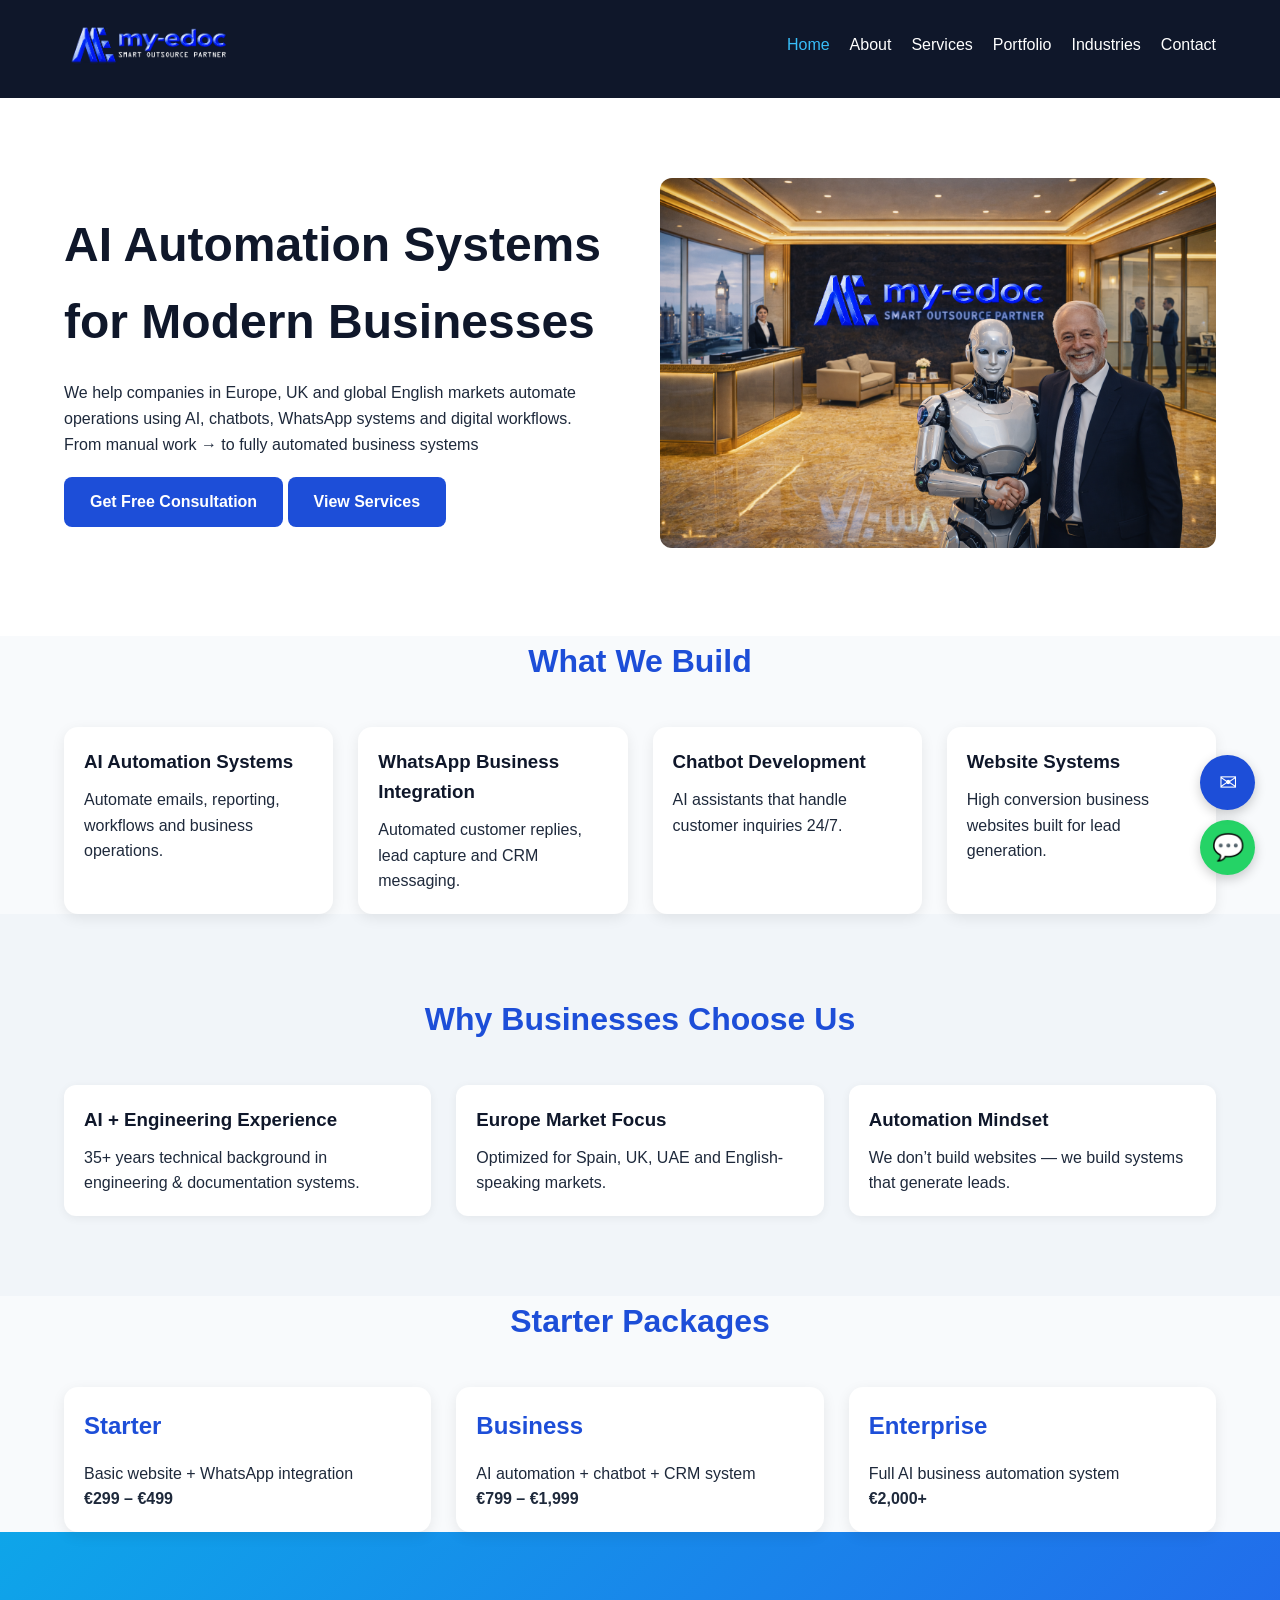
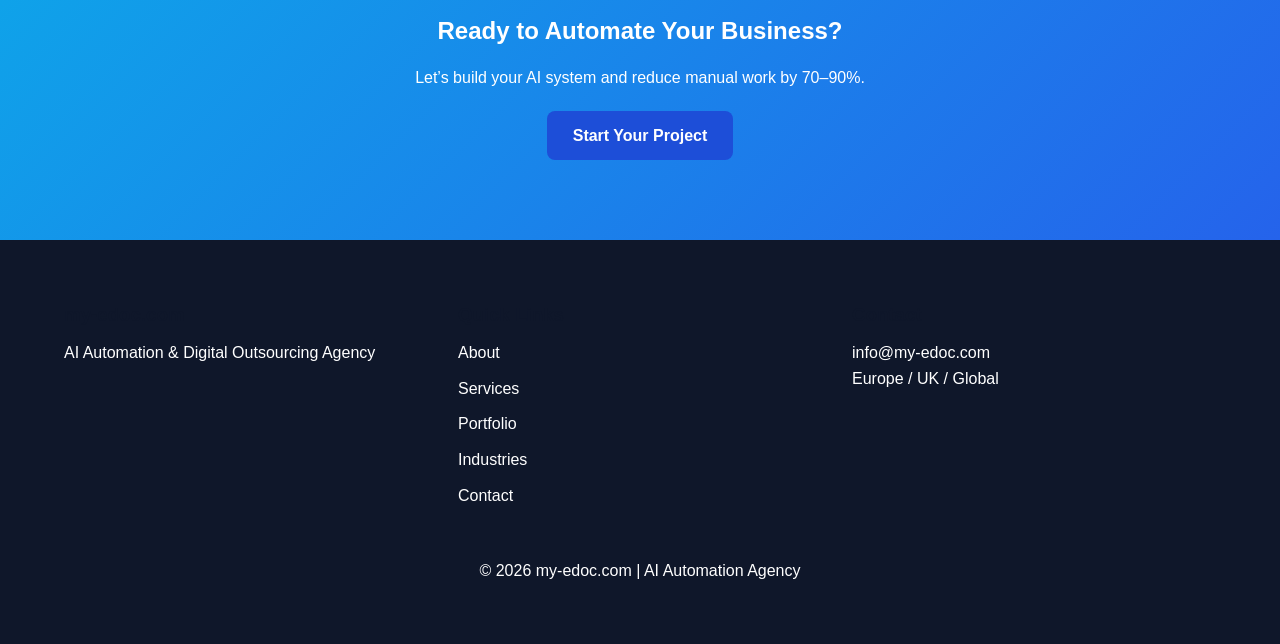
<file: index.html>
<!DOCTYPE html>
<html lang="en">

<head>

  <meta charset="UTF-8">
  <meta name="viewport" content="width=device-width, initial-scale=1.0">

  <meta name="description"
    content="my-edoc.com - AI Automation & Digital Outsourcing Agency serving Europe, UK and global English-speaking businesses. We build AI systems, websites, WhatsApp automation, chatbots and business workflows.">

  <meta name="keywords"
    content="AI automation agency, website development Spain, WhatsApp automation, chatbot development, virtual assistant Europe, outsourcing agency, business automation">

  <title>my-edoc.com | AI Automation & Digital Outsourcing Agency</title>

  <link rel="stylesheet" href="assets/css/style.css">

</head>

<body>

<!-- FLOATING CTA SYSTEM -->
<a href="https://wa.me/34613946227?text=Hi%20I%20need%20AI%20automation%20for%20my%20business"
   class="whatsapp-float"
   target="_blank">💬</a>

<a href="contact.html" class="email-float">✉</a>

<!-- HEADER -->
<header>

  <div class="container nav-container">

    <a href="index.html">
      <img src="assets/images/my-edoc-logo.png" alt="my-edoc logo" style="height:50px;">
    </a>

    <nav>
      <ul>
        <li><a href="index.html" class="active">Home</a></li>
        <li><a href="about.html">About</a></li>
        <li><a href="services.html">Services</a></li>
        <li><a href="portfolio.html">Portfolio</a></li>
        <li><a href="industries.html">Industries</a></li>
        <li><a href="contact.html">Contact</a></li>
      </ul>
    </nav>

  </div>

</header>

<!-- HERO -->
<section class="page-hero">

  <div class="container hero-content">

    <div class="hero-text">

      <h1>AI Automation Systems for Modern Businesses</h1>

      <p>
        We help companies in Europe, UK and global English markets
        automate operations using AI, chatbots, WhatsApp systems and digital workflows.
      </p>

      <p class="slogan">
        From manual work → to fully automated business systems
      </p>

      <a href="contact.html" class="btn">Get Free Consultation</a>
      <a href="services.html" class="btn secondary-btn">View Services</a>

    </div>

    <div class="hero-image">
      <img src="assets/images/index.png" alt="AI automation dashboard preview">
    </div>

  </div>

</section>

<!-- VALUE PROPOSITION -->
<section class="services-overview">

  <div class="container">

    <h2 class="section-title">What We Build</h2>

    <div class="service-grid">

      <div class="card">
        <h3>AI Automation Systems</h3>
        <p>Automate emails, reporting, workflows and business operations.</p>
      </div>

      <div class="card">
        <h3>WhatsApp Business Integration</h3>
        <p>Automated customer replies, lead capture and CRM messaging.</p>
      </div>

      <div class="card">
        <h3>Chatbot Development</h3>
        <p>AI assistants that handle customer inquiries 24/7.</p>
      </div>

      <div class="card">
        <h3>Website Systems</h3>
        <p>High conversion business websites built for lead generation.</p>
      </div>

    </div>

  </div>

</section>

<!-- TRUST SECTION -->
<section class="why-us">

  <div class="container">

    <h2 class="section-title">Why Businesses Choose Us</h2>

    <div class="why-grid">

      <div>
        <h3>AI + Engineering Experience</h3>
        <p>35+ years technical background in engineering & documentation systems.</p>
      </div>

      <div>
        <h3>Europe Market Focus</h3>
        <p>Optimized for Spain, UK, UAE and English-speaking markets.</p>
      </div>

      <div>
        <h3>Automation Mindset</h3>
        <p>We don’t build websites — we build systems that generate leads.</p>
      </div>

    </div>

  </div>

</section>

<!-- PRICING ANCHOR -->
<section class="industries-section">

  <div class="container">

    <h2 class="section-title">Starter Packages</h2>

    <div class="industry-grid">

      <div class="industry-card">
        <h2>Starter</h2>
        <p>Basic website + WhatsApp integration</p>
        <p><strong>€299 – €499</strong></p>
      </div>

      <div class="industry-card">
        <h2>Business</h2>
        <p>AI automation + chatbot + CRM system</p>
        <p><strong>€799 – €1,999</strong></p>
      </div>

      <div class="industry-card">
        <h2>Enterprise</h2>
        <p>Full AI business automation system</p>
        <p><strong>€2,000+</strong></p>
      </div>

    </div>

  </div>

</section>

<!-- CTA -->
<section class="cta-section">

  <div class="container">

    <h2>Ready to Automate Your Business?</h2>

    <p>Let’s build your AI system and reduce manual work by 70–90%.</p>

    <a href="contact.html" class="btn">Start Your Project</a>

  </div>

</section>

<!-- FOOTER -->
<footer>

  <div class="container footer-grid">

    <div>
      <h3>my-edoc.com</h3>
      <p>AI Automation & Digital Outsourcing Agency</p>
    </div>

    <div>
      <h3>Quick Links</h3>
      <ul>
        <li><a href="about.html">About</a></li>
        <li><a href="services.html">Services</a></li>
        <li><a href="portfolio.html">Portfolio</a></li>
        <li><a href="industries.html">Industries</a></li>
        <li><a href="contact.html">Contact</a></li>
      </ul>
    </div>

    <div>
      <h3>Contact</h3>
      <p>info@my-edoc.com</p>
      <p>Europe / UK / Global</p>
    </div>

  </div>

  <div class="copyright">
    <p>© 2026 my-edoc.com | AI Automation Agency</p>
  </div>

</footer>

<script src="assets/js/script.js"></script>

</body>
</html>
</file>
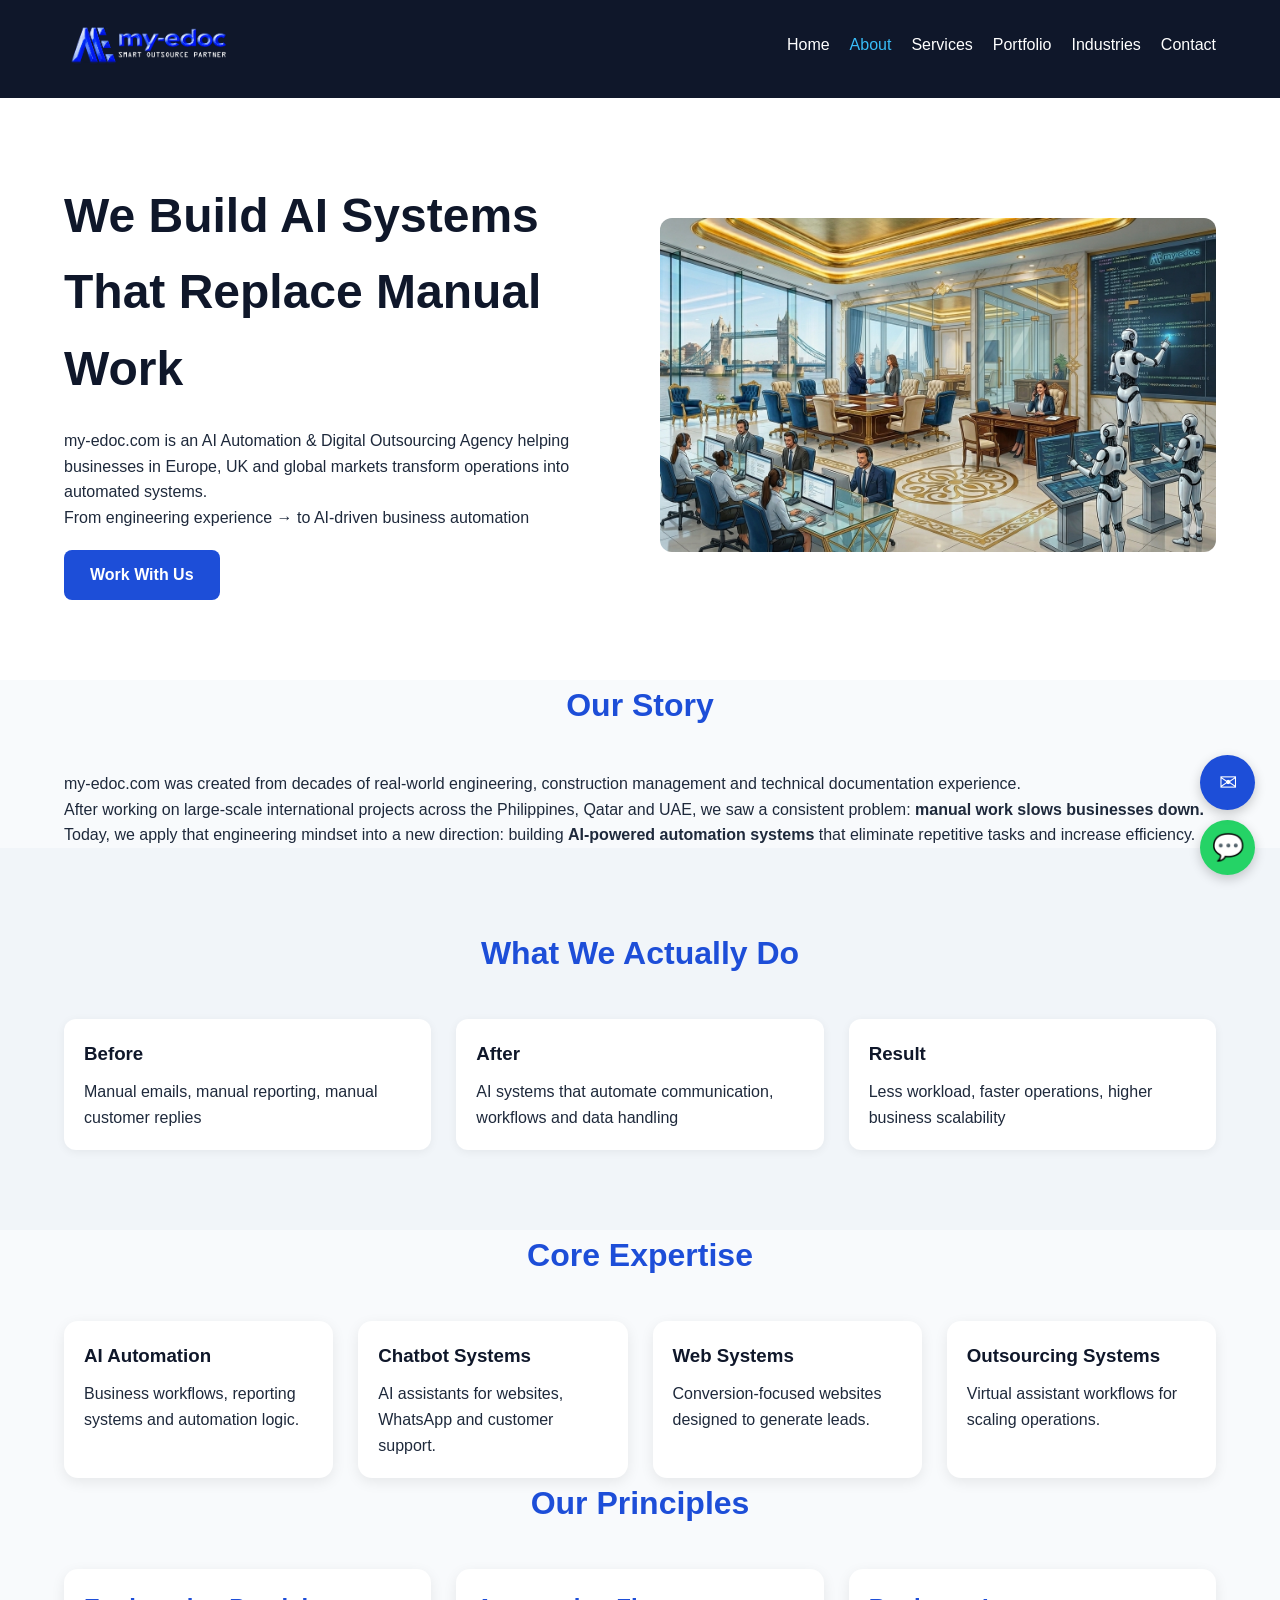
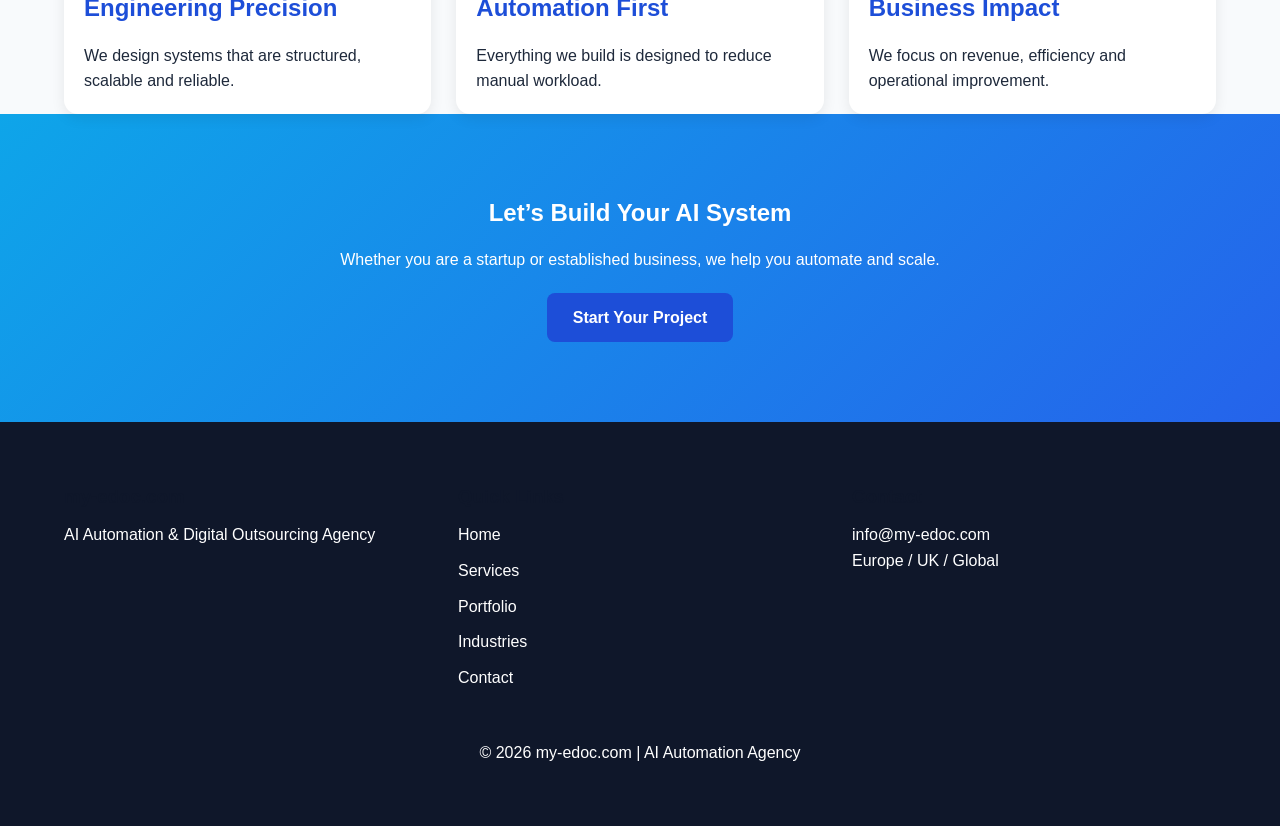
<file: about.html>
<!DOCTYPE html>
<html lang="en">

<head>

  <meta charset="UTF-8">
  <meta name="viewport" content="width=device-width, initial-scale=1.0">

  <meta name="description"
    content="About my-edoc.com - AI Automation & Digital Outsourcing Agency based in Spain serving Europe, UK and global English-speaking markets.">

  <meta name="keywords"
    content="AI automation agency Spain, outsourcing Europe, chatbot development, WhatsApp automation, virtual assistant services">

  <title>About | my-edoc.com</title>

  <link rel="stylesheet" href="assets/css/style.css">

</head>

<body>

<!-- FLOATING CTA -->
<a href="https://wa.me/34613946227?text=Hi%20I%20want%20to%20automate%20my%20business"
   class="whatsapp-float"
   target="_blank">💬</a>

<a href="contact.html" class="email-float">✉</a>

<!-- HEADER -->
<header>

  <div class="container nav-container">

    <a href="index.html">
      <img src="assets/images/my-edoc-logo.png" alt="my-edoc logo" style="height:50px;">
    </a>

    <nav>
      <ul>
        <li><a href="index.html">Home</a></li>
        <li><a href="about.html" class="active">About</a></li>
        <li><a href="services.html">Services</a></li>
        <li><a href="portfolio.html">Portfolio</a></li>
        <li><a href="industries.html">Industries</a></li>
        <li><a href="contact.html">Contact</a></li>
      </ul>
    </nav>

  </div>

</header>

<!-- HERO -->
<section class="page-hero">

  <div class="container hero-content">

    <div class="hero-text">

      <h1>We Build AI Systems That Replace Manual Work</h1>

      <p>
        my-edoc.com is an AI Automation & Digital Outsourcing Agency
        helping businesses in Europe, UK and global markets
        transform operations into automated systems.
      </p>

      <p class="slogan">
        From engineering experience → to AI-driven business automation
      </p>

      <a href="contact.html" class="btn">Work With Us</a>

    </div>

    <div class="hero-image">
      <img src="assets/images/about.png" alt="AI business automation team concept">
    </div>

  </div>

</section>

<!-- STORY -->
<section class="about-section">

  <div class="container">

    <h2 class="section-title">Our Story</h2>

    <p>
      my-edoc.com was created from decades of real-world engineering,
      construction management and technical documentation experience.
    </p>

    <p>
      After working on large-scale international projects across the Philippines,
      Qatar and UAE, we saw a consistent problem:
      <strong>manual work slows businesses down.</strong>
    </p>

    <p>
      Today, we apply that engineering mindset into a new direction:
      building <strong>AI-powered automation systems</strong>
      that eliminate repetitive tasks and increase efficiency.
    </p>

  </div>

</section>

<!-- TRANSFORMATION SECTION -->
<section class="why-us">

  <div class="container">

    <h2 class="section-title">What We Actually Do</h2>

    <div class="why-grid">

      <div>
        <h3>Before</h3>
        <p>Manual emails, manual reporting, manual customer replies</p>
      </div>

      <div>
        <h3>After</h3>
        <p>AI systems that automate communication, workflows and data handling</p>
      </div>

      <div>
        <h3>Result</h3>
        <p>Less workload, faster operations, higher business scalability</p>
      </div>

    </div>

  </div>

</section>

<!-- EXPERTISE -->
<section class="services-overview">

  <div class="container">

    <h2 class="section-title">Core Expertise</h2>

    <div class="service-grid">

      <div class="card">
        <h3>AI Automation</h3>
        <p>Business workflows, reporting systems and automation logic.</p>
      </div>

      <div class="card">
        <h3>Chatbot Systems</h3>
        <p>AI assistants for websites, WhatsApp and customer support.</p>
      </div>

      <div class="card">
        <h3>Web Systems</h3>
        <p>Conversion-focused websites designed to generate leads.</p>
      </div>

      <div class="card">
        <h3>Outsourcing Systems</h3>
        <p>Virtual assistant workflows for scaling operations.</p>
      </div>

    </div>

  </div>

</section>

<!-- VALUES -->
<section class="industries-section">

  <div class="container">

    <h2 class="section-title">Our Principles</h2>

    <div class="industry-grid">

      <div class="industry-card">
        <h2>Engineering Precision</h2>
        <p>We design systems that are structured, scalable and reliable.</p>
      </div>

      <div class="industry-card">
        <h2>Automation First</h2>
        <p>Everything we build is designed to reduce manual workload.</p>
      </div>

      <div class="industry-card">
        <h2>Business Impact</h2>
        <p>We focus on revenue, efficiency and operational improvement.</p>
      </div>

    </div>

  </div>

</section>

<!-- CTA -->
<section class="cta-section">

  <div class="container">

    <h2>Let’s Build Your AI System</h2>

    <p>
      Whether you are a startup or established business,
      we help you automate and scale.
    </p>

    <a href="contact.html" class="btn">Start Your Project</a>

  </div>

</section>

<!-- FOOTER -->
<footer>

  <div class="container footer-grid">

    <div>
      <h3>my-edoc.com</h3>
      <p>AI Automation & Digital Outsourcing Agency</p>
    </div>

    <div>
      <h3>Quick Links</h3>
      <ul>
        <li><a href="index.html">Home</a></li>
        <li><a href="services.html">Services</a></li>
        <li><a href="portfolio.html">Portfolio</a></li>
        <li><a href="industries.html">Industries</a></li>
        <li><a href="contact.html">Contact</a></li>
      </ul>
    </div>

    <div>
      <h3>Contact</h3>
      <p>info@my-edoc.com</p>
      <p>Europe / UK / Global</p>
    </div>

  </div>

  <div class="copyright">
    <p>© 2026 my-edoc.com | AI Automation Agency</p>
  </div>

</footer>

<script src="assets/js/script.js"></script>

</body>
</html>
</file>
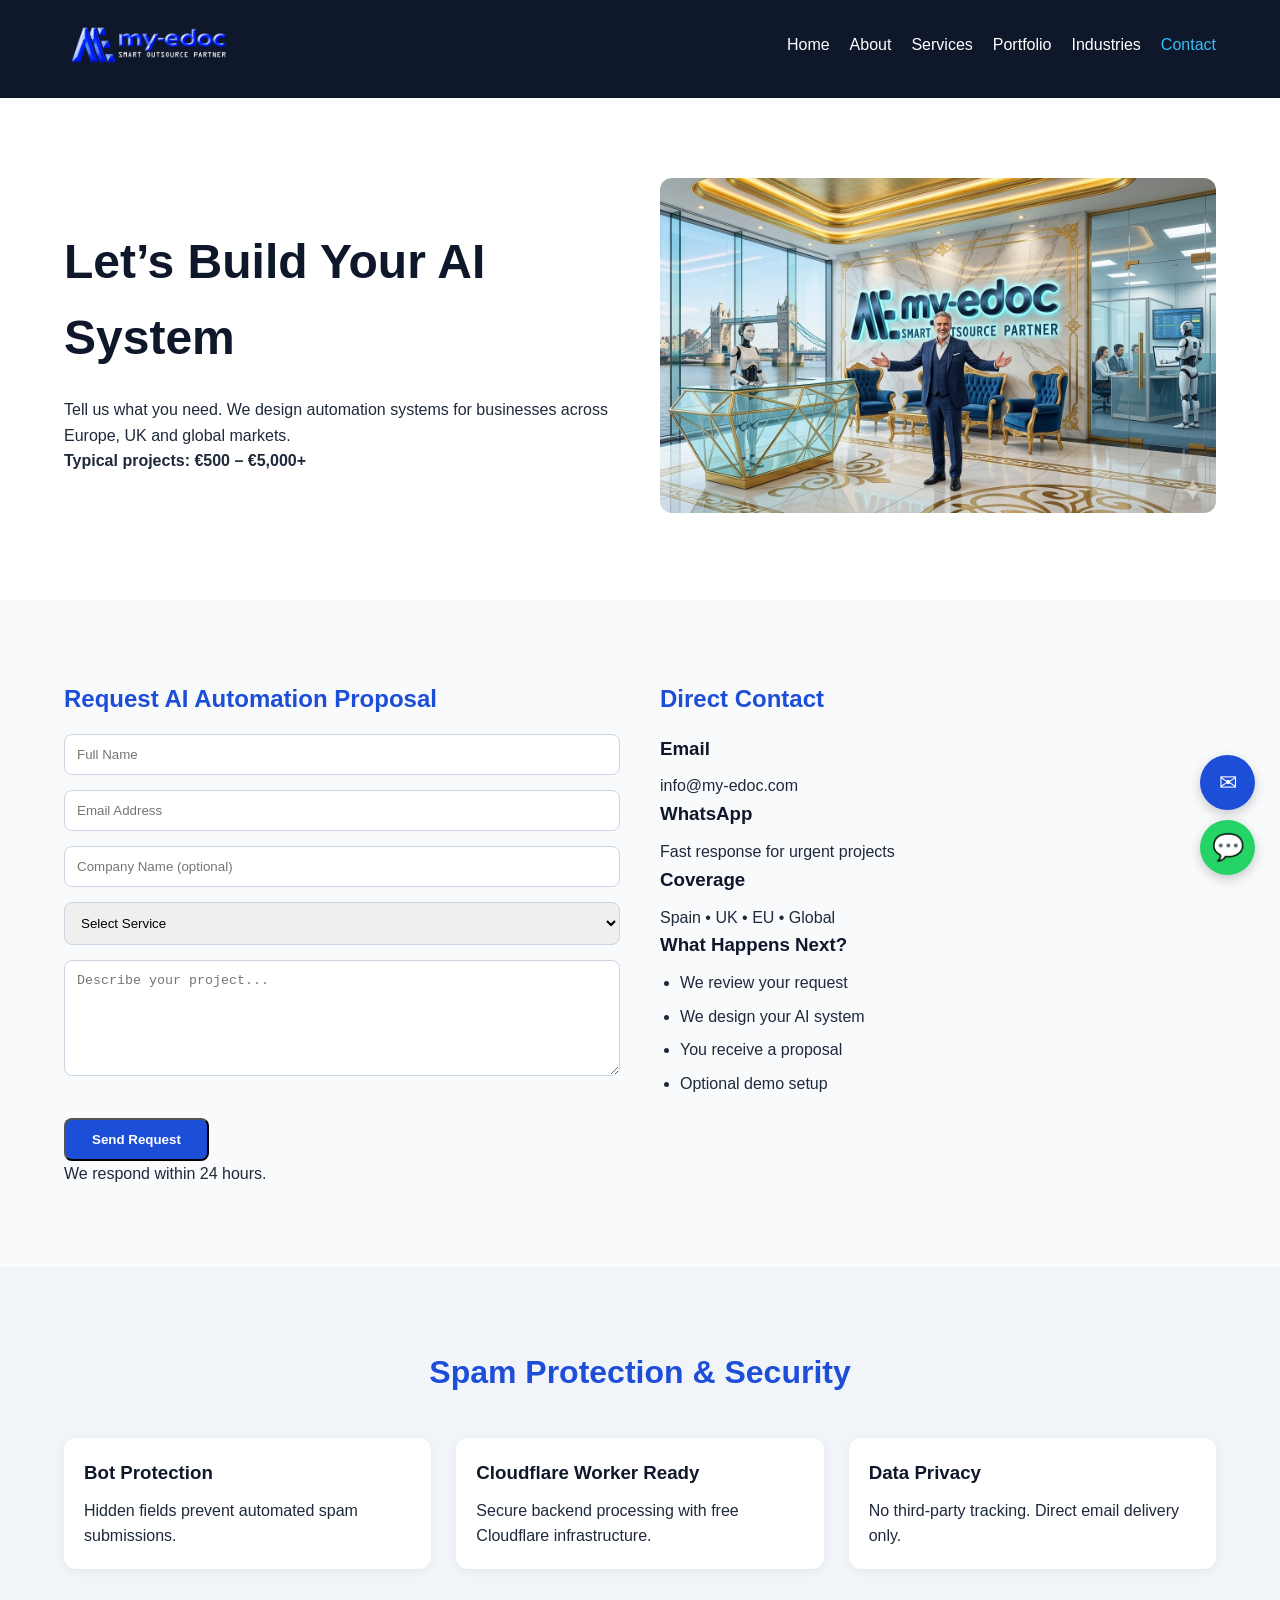
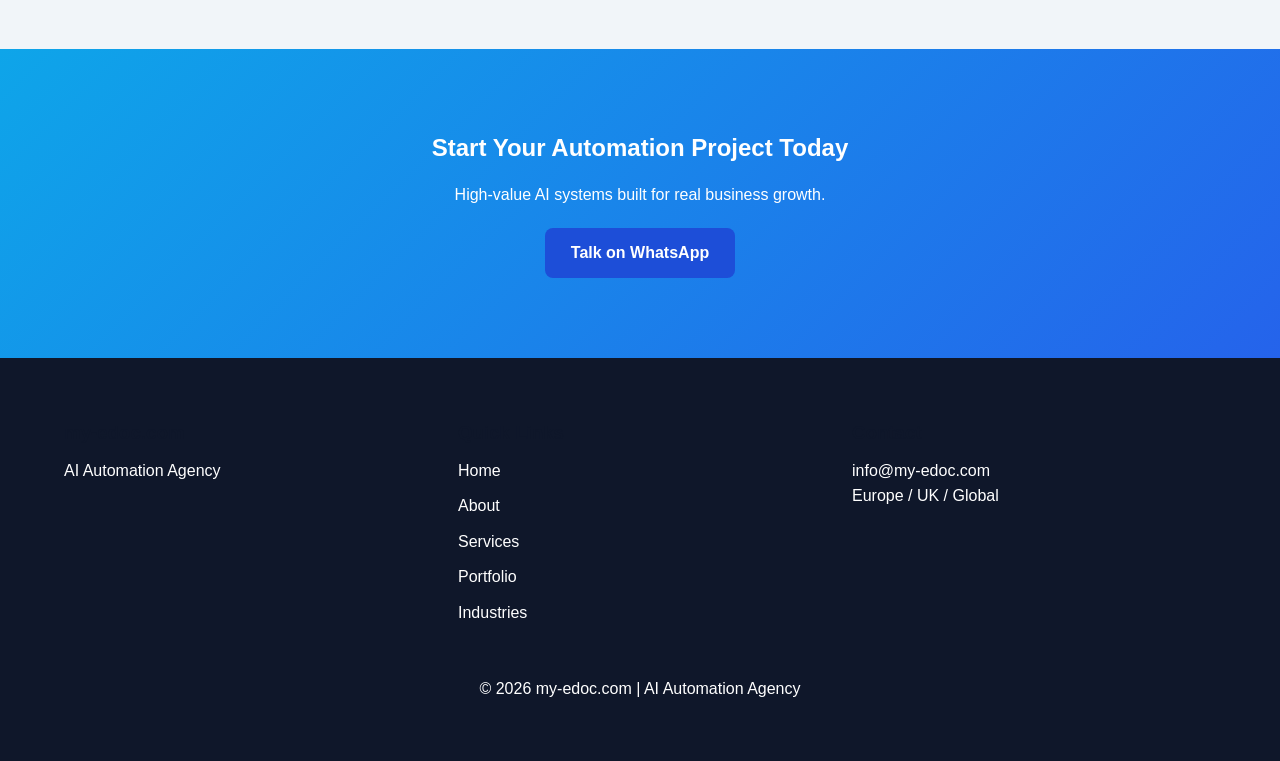
<file: contact.html>
<!DOCTYPE html>
<html lang="en">

<head>

  <meta charset="UTF-8">
  <meta name="viewport" content="width=device-width, initial-scale=1.0">

  <meta name="description"
    content="Contact my-edoc.com AI Automation Agency for AI systems, chatbots, WhatsApp automation, virtual assistants and outsourcing services across Europe and UK">

  <meta name="keywords"
    content="AI automation contact, WhatsApp chatbot Spain, virtual assistant Europe, construction outsourcing contact, AI agency UK">

  <title>Contact | my-edoc.com</title>

  <link rel="stylesheet" href="assets/css/style.css">

</head>

<body>

<!-- FLOATING ACTION BUTTONS -->
<a href="https://wa.me/34613946227?text=Hi%20I%20want%20AI%20automation%20for%20my%20business"
   class="whatsapp-float"
   target="_blank">💬</a>

<a href="mailto:info@my-edoc.com" class="email-float">✉</a>

<!-- HEADER -->
<header>

  <div class="container nav-container">

    <a href="index.html">
      <img src="assets/images/my-edoc-logo.png" alt="my-edoc logo" style="height:50px;">
    </a>

    <nav>
      <ul>
        <li><a href="index.html">Home</a></li>
        <li><a href="about.html">About</a></li>
        <li><a href="services.html">Services</a></li>
        <li><a href="portfolio.html">Portfolio</a></li>
        <li><a href="industries.html">Industries</a></li>
        <li><a href="contact.html" class="active">Contact</a></li>
      </ul>
    </nav>

  </div>

</header>

<!-- HERO -->
<section class="page-hero">

  <div class="container hero-content">

    <div class="hero-text">

      <h1>Let’s Build Your AI System</h1>

      <p>
        Tell us what you need. We design automation systems for businesses across Europe, UK and global markets.
      </p>

      <p><strong>Typical projects: €500 – €5,000+</strong></p>

    </div>

    <div class="hero-image">
      <img src="assets/images/contact.png" alt="AI automation contact system">
    </div>

  </div>

</section>

<!-- CONTACT SECTION -->
<section class="contact-section">

  <div class="container contact-grid">

    <!-- FORM -->
    <div class="contact-form-container">

      <h2>Request AI Automation Proposal</h2>

      <!-- IMPORTANT:
           This will later connect to Cloudflare Worker -->
      <form class="contact-form" id="leadForm">

        <!-- HONEYPOT (anti-spam hidden field) -->
        <input type="text" name="website" style="display:none">

        <input type="text" name="name" placeholder="Full Name" required>

        <input type="email" name="email" placeholder="Email Address" required>

        <input type="text" name="company" placeholder="Company Name (optional)">

        <select name="service" required>
          <option value="">Select Service</option>
          <option>AI Automation</option>
          <option>WhatsApp Bot</option>
          <option>Chatbot System</option>
          <option>Virtual Assistant</option>
          <option>Construction Documentation</option>
          <option>Ecommerce Automation</option>
        </select>

        <textarea name="message" rows="6" placeholder="Describe your project..." required></textarea>

        <button type="submit" class="btn">Send Request</button>

        <p class="small-text">
          We respond within 24 hours.
        </p>

      </form>

    </div>

    <!-- INFO -->
    <div class="contact-info">

      <h2>Direct Contact</h2>

      <div class="info-box">
        <h3>Email</h3>
        <p>info@my-edoc.com</p>
      </div>

      <div class="info-box">
        <h3>WhatsApp</h3>
        <p>Fast response for urgent projects</p>
      </div>

      <div class="info-box">
        <h3>Coverage</h3>
        <p>Spain • UK • EU • Global</p>
      </div>

      <div class="info-box">

        <h3>What Happens Next?</h3>

        <ul>
          <li>We review your request</li>
          <li>We design your AI system</li>
          <li>You receive a proposal</li>
          <li>Optional demo setup</li>
        </ul>

      </div>

    </div>

  </div>

</section>

<!-- SECURITY NOTE -->
<section class="why-us">

  <div class="container">

    <h2 class="section-title">Spam Protection & Security</h2>

    <div class="why-grid">

      <div>
        <h3>Bot Protection</h3>
        <p>Hidden fields prevent automated spam submissions.</p>
      </div>

      <div>
        <h3>Cloudflare Worker Ready</h3>
        <p>Secure backend processing with free Cloudflare infrastructure.</p>
      </div>

      <div>
        <h3>Data Privacy</h3>
        <p>No third-party tracking. Direct email delivery only.</p>
      </div>

    </div>

  </div>

</section>

<!-- CTA -->
<section class="cta-section">

  <div class="container">

    <h2>Start Your Automation Project Today</h2>

    <p>
      High-value AI systems built for real business growth.
    </p>

    <a href="https://wa.me/34613946227" class="btn">Talk on WhatsApp</a>

  </div>

</section>

<!-- FOOTER -->
<footer>

  <div class="container footer-grid">

    <div>
      <h3>my-edoc.com</h3>
      <p>AI Automation Agency</p>
    </div>

    <div>
      <h3>Quick Links</h3>
      <ul>
        <li><a href="index.html">Home</a></li>
        <li><a href="about.html">About</a></li>
        <li><a href="services.html">Services</a></li>
        <li><a href="portfolio.html">Portfolio</a></li>
        <li><a href="industries.html">Industries</a></li>
      </ul>
    </div>

    <div>
      <h3>Contact</h3>
      <p>info@my-edoc.com</p>
      <p>Europe / UK / Global</p>
    </div>

  </div>

  <div class="copyright">
    <p>© 2026 my-edoc.com | AI Automation Agency</p>
  </div>

</footer>

<script src="assets/js/script.js"></script>

</body>
</html>
</file>
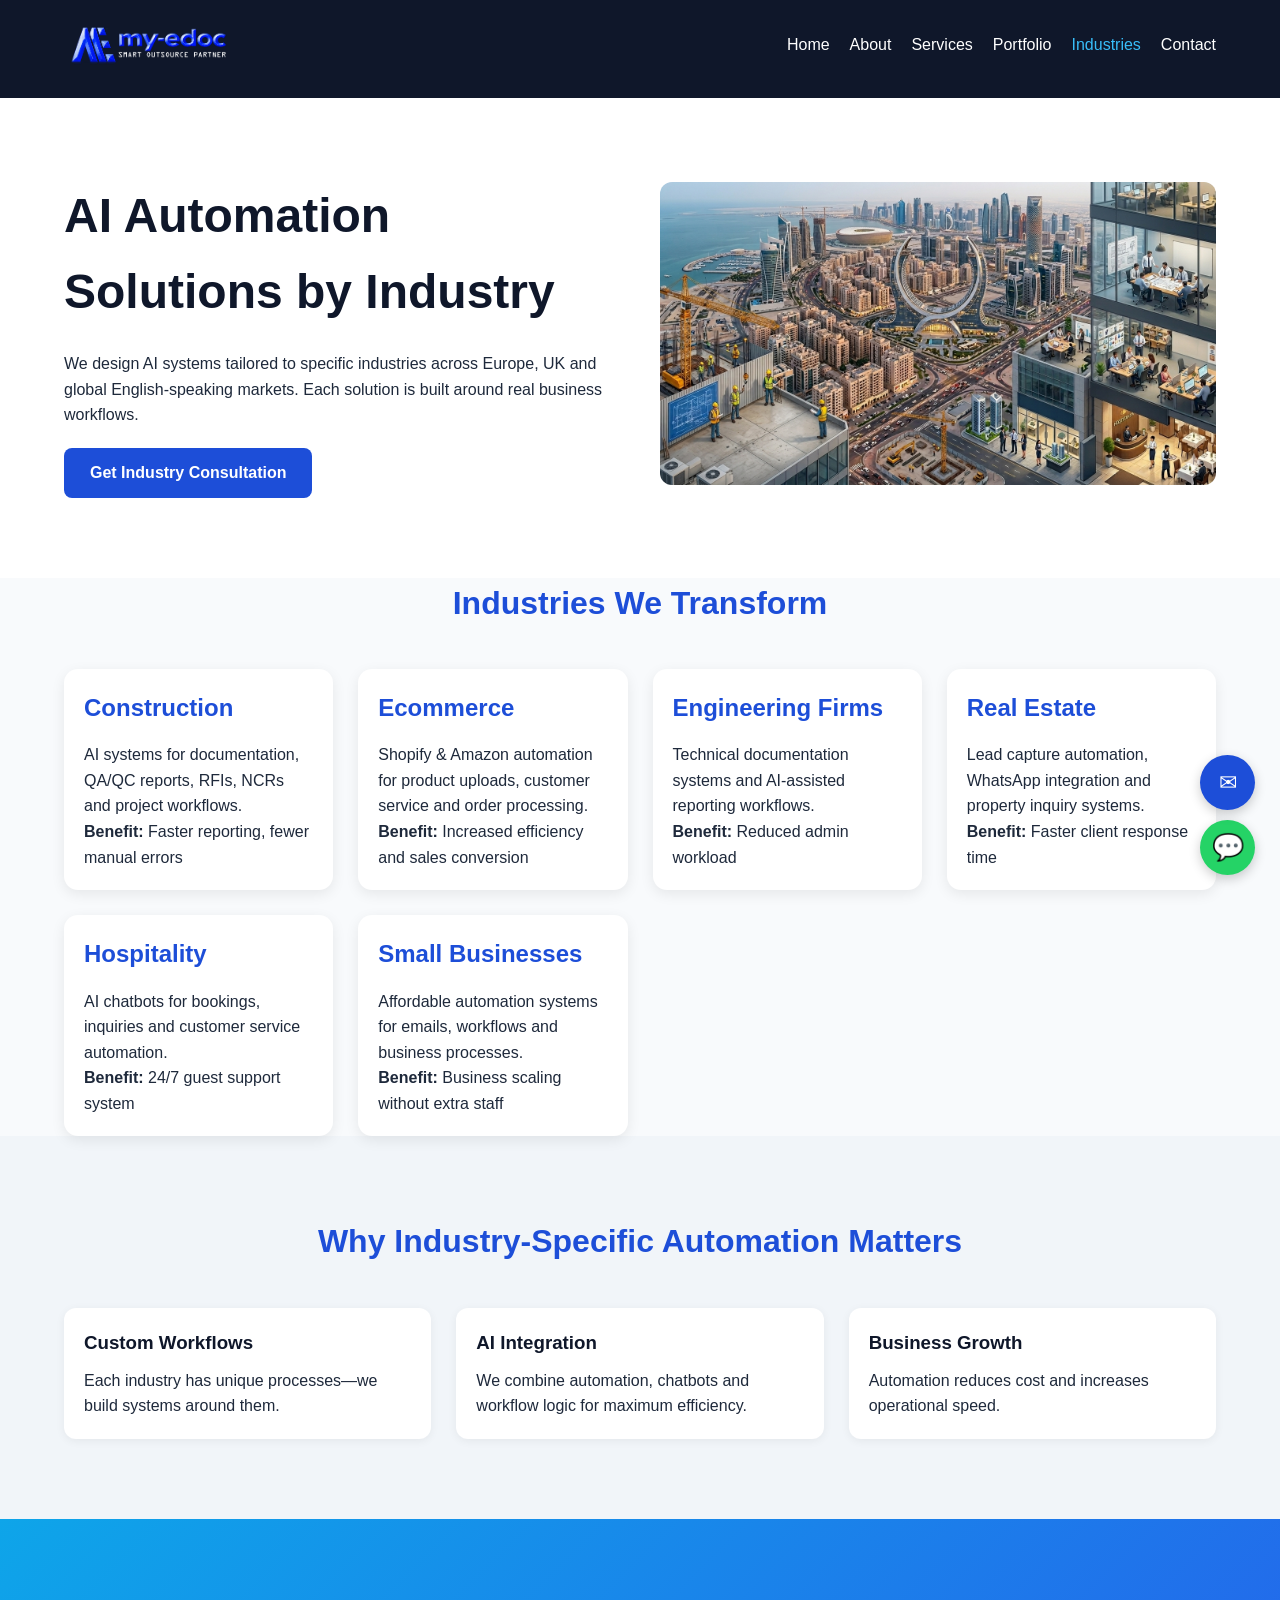
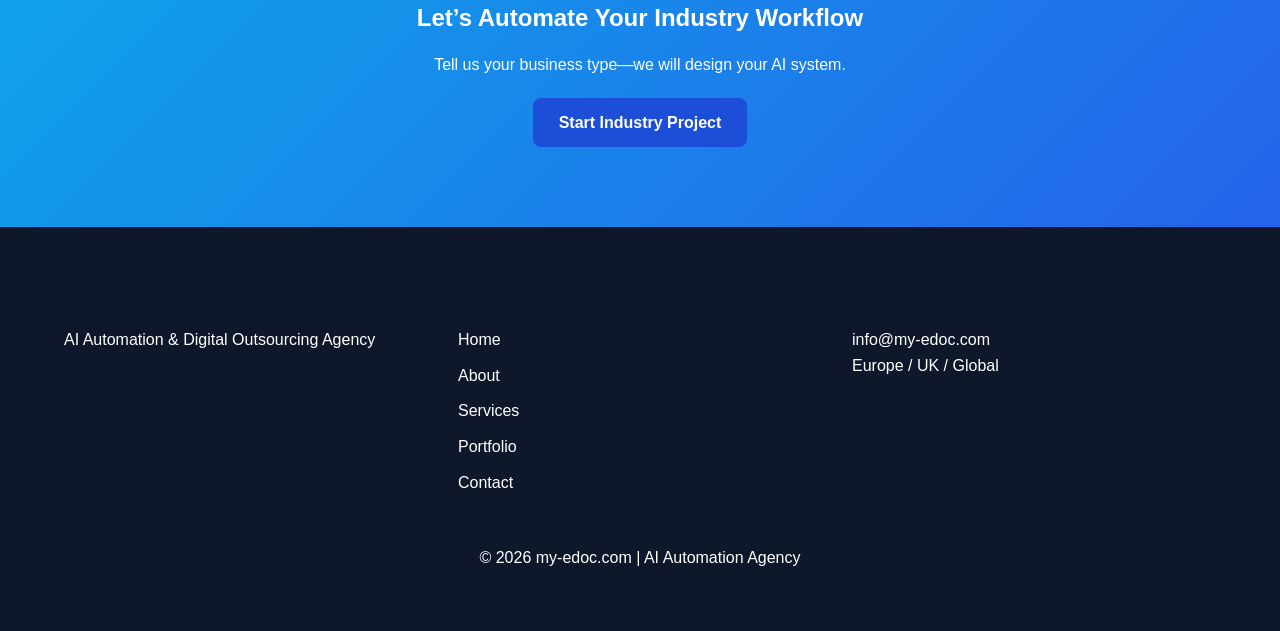
<file: industries.html>
<!DOCTYPE html>
<html lang="en">

<head>

  <meta charset="UTF-8">
  <meta name="viewport" content="width=device-width, initial-scale=1.0">

  <meta name="description"
    content="Industries supported by my-edoc.com AI Automation Agency including construction, ecommerce, real estate, engineering and small businesses in Europe and global markets.">

  <meta name="keywords"
    content="AI automation construction, ecommerce automation, WhatsApp business automation, engineering outsourcing, real estate virtual assistant">

  <title>Industries | my-edoc.com</title>

  <link rel="stylesheet" href="assets/css/style.css">

</head>

<body>

<!-- FLOATING CTA -->
<a href="https://wa.me/34613946227?text=Hi%20I%20want%20AI%20automation%20for%20my%20industry"
   class="whatsapp-float"
   target="_blank">💬</a>

<a href="contact.html" class="email-float">✉</a>

<!-- HEADER -->
<header>

  <div class="container nav-container">

    <a href="index.html">
      <img src="assets/images/my-edoc-logo.png" alt="my-edoc logo" style="height:50px;">
    </a>

    <nav>
      <ul>
        <li><a href="index.html">Home</a></li>
        <li><a href="about.html">About</a></li>
        <li><a href="services.html">Services</a></li>
        <li><a href="portfolio.html">Portfolio</a></li>
        <li><a href="industries.html" class="active">Industries</a></li>
        <li><a href="contact.html">Contact</a></li>
      </ul>
    </nav>

  </div>

</header>

<!-- HERO -->
<section class="page-hero">

  <div class="container hero-content">

    <div class="hero-text">

      <h1>AI Automation Solutions by Industry</h1>

      <p>
        We design AI systems tailored to specific industries across Europe, UK and global English-speaking markets.
        Each solution is built around real business workflows.
      </p>

      <a href="contact.html" class="btn">Get Industry Consultation</a>

    </div>

    <div class="hero-image">
      <img src="assets/images/industries.png" alt="AI industry automation dashboard">
    </div>

  </div>

</section>

<!-- INDUSTRIES -->
<section class="industries-section">

  <div class="container">

    <h2 class="section-title">Industries We Transform</h2>

    <div class="industry-grid">

      <div class="industry-card">
        <h2>Construction</h2>
        <p>
          AI systems for documentation, QA/QC reports, RFIs, NCRs and project workflows.
        </p>
        <p><strong>Benefit:</strong> Faster reporting, fewer manual errors</p>
      </div>

      <div class="industry-card">
        <h2>Ecommerce</h2>
        <p>
          Shopify & Amazon automation for product uploads, customer service and order processing.
        </p>
        <p><strong>Benefit:</strong> Increased efficiency and sales conversion</p>
      </div>

      <div class="industry-card">
        <h2>Engineering Firms</h2>
        <p>
          Technical documentation systems and AI-assisted reporting workflows.
        </p>
        <p><strong>Benefit:</strong> Reduced admin workload</p>
      </div>

      <div class="industry-card">
        <h2>Real Estate</h2>
        <p>
          Lead capture automation, WhatsApp integration and property inquiry systems.
        </p>
        <p><strong>Benefit:</strong> Faster client response time</p>
      </div>

      <div class="industry-card">
        <h2>Hospitality</h2>
        <p>
          AI chatbots for bookings, inquiries and customer service automation.
        </p>
        <p><strong>Benefit:</strong> 24/7 guest support system</p>
      </div>

      <div class="industry-card">
        <h2>Small Businesses</h2>
        <p>
          Affordable automation systems for emails, workflows and business processes.
        </p>
        <p><strong>Benefit:</strong> Business scaling without extra staff</p>
      </div>

    </div>

  </div>

</section>

<!-- STRATEGIC POSITIONING -->
<section class="why-us">

  <div class="container">

    <h2 class="section-title">Why Industry-Specific Automation Matters</h2>

    <div class="why-grid">

      <div>
        <h3>Custom Workflows</h3>
        <p>Each industry has unique processes—we build systems around them.</p>
      </div>

      <div>
        <h3>AI Integration</h3>
        <p>We combine automation, chatbots and workflow logic for maximum efficiency.</p>
      </div>

      <div>
        <h3>Business Growth</h3>
        <p>Automation reduces cost and increases operational speed.</p>
      </div>

    </div>

  </div>

</section>

<!-- CTA -->
<section class="cta-section">

  <div class="container">

    <h2>Let’s Automate Your Industry Workflow</h2>

    <p>
      Tell us your business type—we will design your AI system.
    </p>

    <a href="contact.html" class="btn">Start Industry Project</a>

  </div>

</section>

<!-- FOOTER -->
<footer>

  <div class="container footer-grid">

    <div>
      <h3>my-edoc.com</h3>
      <p>AI Automation & Digital Outsourcing Agency</p>
    </div>

    <div>
      <h3>Quick Links</h3>
      <ul>
        <li><a href="index.html">Home</a></li>
        <li><a href="about.html">About</a></li>
        <li><a href="services.html">Services</a></li>
        <li><a href="portfolio.html">Portfolio</a></li>
        <li><a href="contact.html">Contact</a></li>
      </ul>
    </div>

    <div>
      <h3>Contact</h3>
      <p>info@my-edoc.com</p>
      <p>Europe / UK / Global</p>
    </div>

  </div>

  <div class="copyright">
    <p>© 2026 my-edoc.com | AI Automation Agency</p>
  </div>

</footer>

<script src="assets/js/script.js"></script>

</body>
</html>
</file>
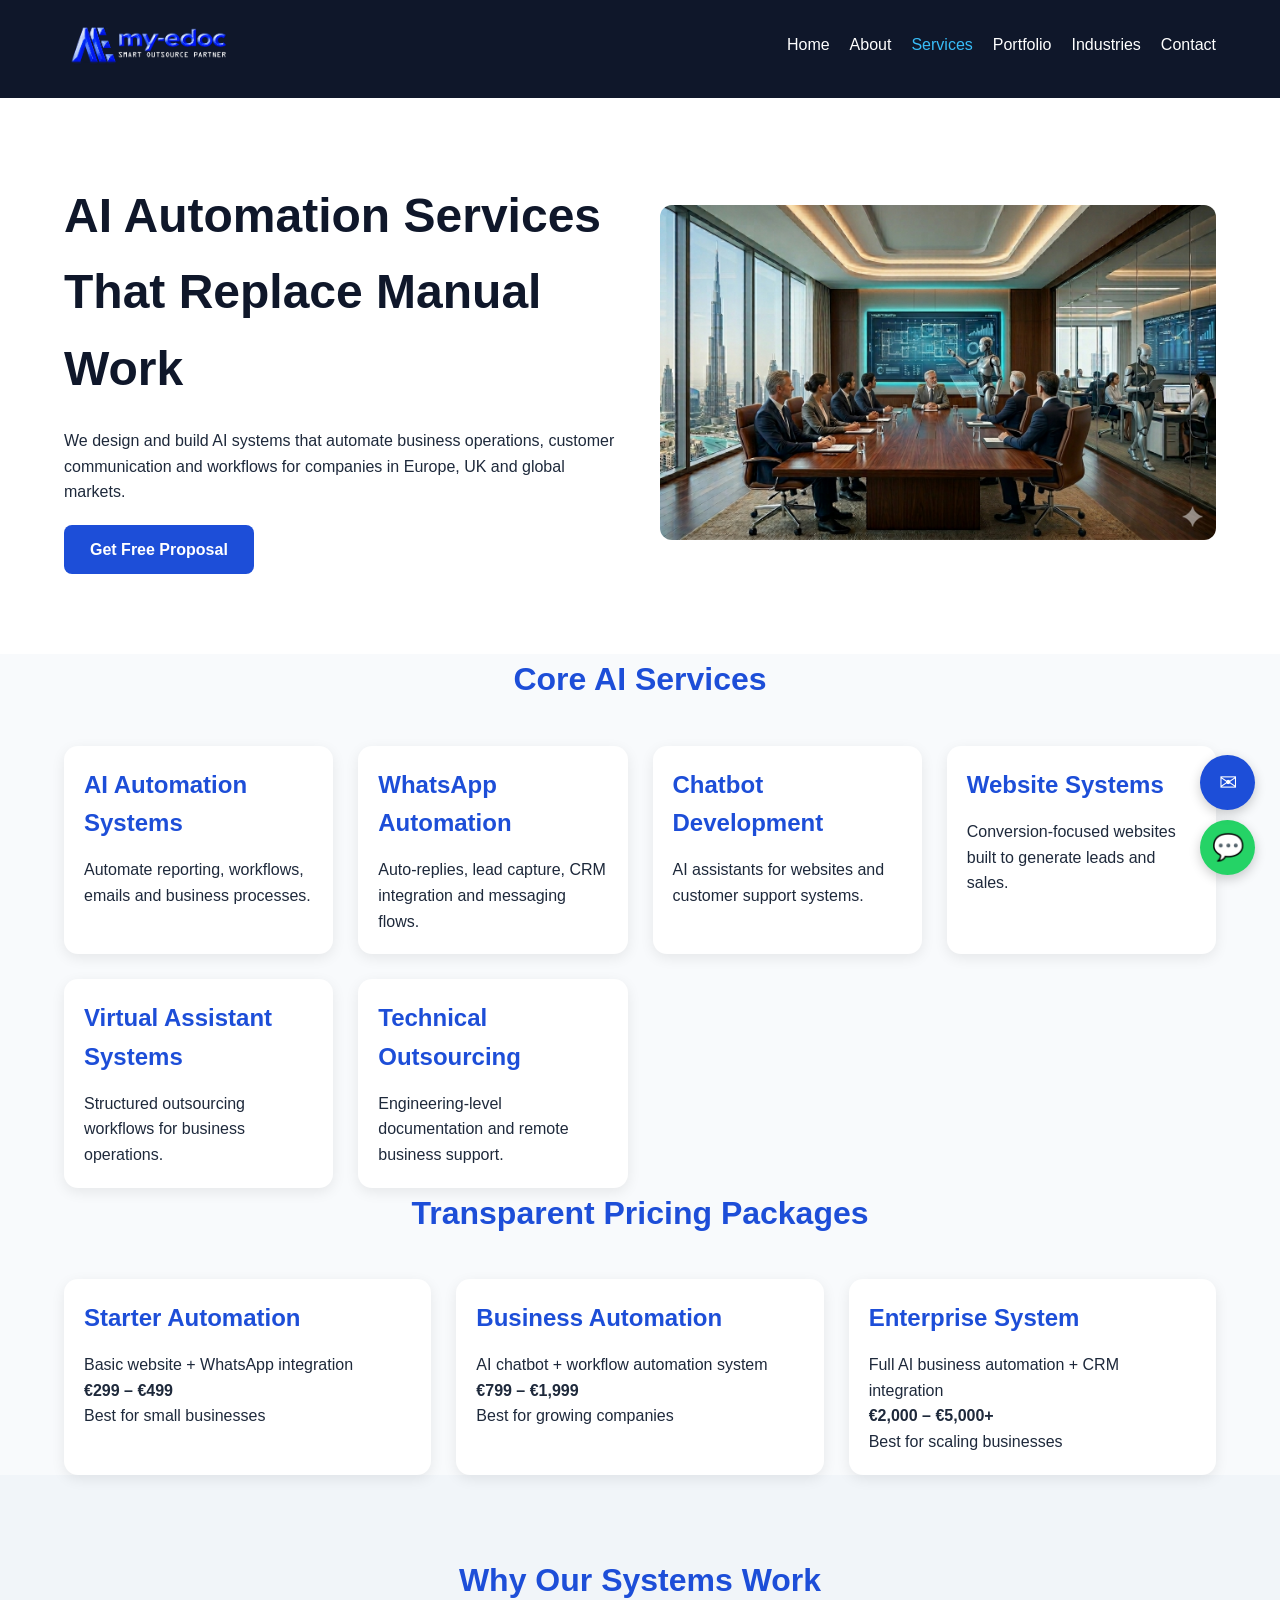
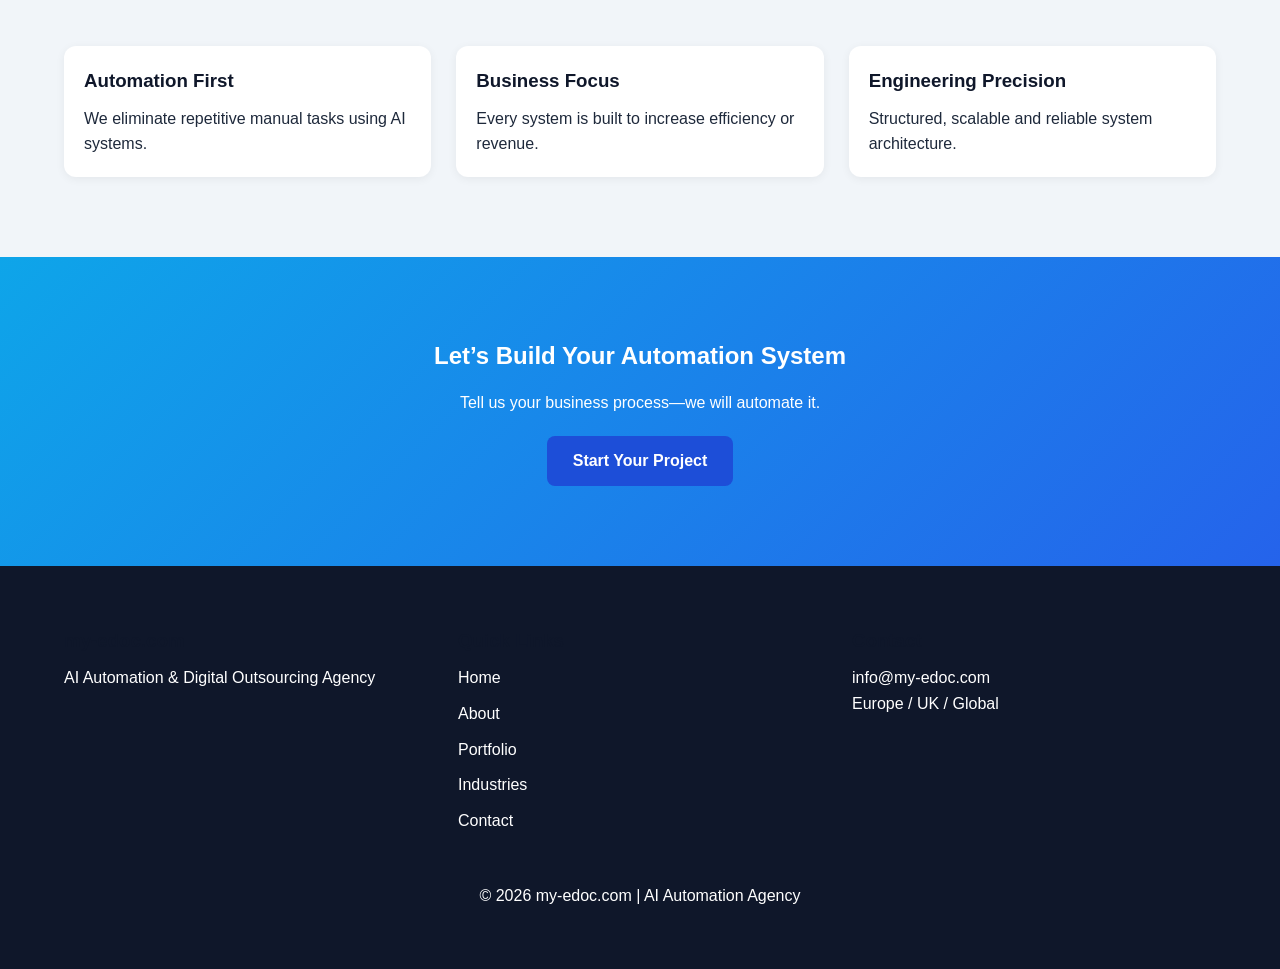
<file: services.html>
<!DOCTYPE html>
<html lang="en">

<head>

  <meta charset="UTF-8">
  <meta name="viewport" content="width=device-width, initial-scale=1.0">

  <meta name="description"
    content="AI Automation, Chatbot Development, WhatsApp Business Integration, Virtual Assistant and Web Systems by my-edoc.com AI Agency.">

  <meta name="keywords"
    content="AI automation services, chatbot development Europe, WhatsApp automation, virtual assistant services Spain, outsourcing agency">

  <title>Services | my-edoc.com</title>

  <link rel="stylesheet" href="assets/css/style.css">

</head>

<body>

<!-- FLOATING CTA -->
<a href="https://wa.me/34613946227?text=Hi%20I%20want%20AI%20automation%20for%20my%20business"
   class="whatsapp-float"
   target="_blank">💬</a>

<a href="contact.html" class="email-float">✉</a>

<!-- HEADER -->
<header>

  <div class="container nav-container">

    <a href="index.html">
      <img src="assets/images/my-edoc-logo.png" alt="my-edoc logo" style="height:50px;">
    </a>

    <nav>
      <ul>
        <li><a href="index.html">Home</a></li>
        <li><a href="about.html">About</a></li>
        <li><a href="services.html" class="active">Services</a></li>
        <li><a href="portfolio.html">Portfolio</a></li>
        <li><a href="industries.html">Industries</a></li>
        <li><a href="contact.html">Contact</a></li>
      </ul>
    </nav>

  </div>

</header>

<!-- HERO -->
<section class="page-hero">

  <div class="container hero-content">

    <div class="hero-text">

      <h1>AI Automation Services That Replace Manual Work</h1>

      <p>
        We design and build AI systems that automate business operations,
        customer communication and workflows for companies in Europe, UK and global markets.
      </p>

      <a href="contact.html" class="btn">Get Free Proposal</a>

    </div>

    <div class="hero-image">
      <img src="assets/images/services.png" alt="AI automation services dashboard">
    </div>

  </div>

</section>

<!-- CORE SERVICES -->
<section class="services-section">

  <div class="container">

    <h2 class="section-title">Core AI Services</h2>

    <div class="industry-grid">

      <div class="industry-card">
        <h2>AI Automation Systems</h2>
        <p>Automate reporting, workflows, emails and business processes.</p>
      </div>

      <div class="industry-card">
        <h2>WhatsApp Automation</h2>
        <p>Auto-replies, lead capture, CRM integration and messaging flows.</p>
      </div>

      <div class="industry-card">
        <h2>Chatbot Development</h2>
        <p>AI assistants for websites and customer support systems.</p>
      </div>

      <div class="industry-card">
        <h2>Website Systems</h2>
        <p>Conversion-focused websites built to generate leads and sales.</p>
      </div>

      <div class="industry-card">
        <h2>Virtual Assistant Systems</h2>
        <p>Structured outsourcing workflows for business operations.</p>
      </div>

      <div class="industry-card">
        <h2>Technical Outsourcing</h2>
        <p>Engineering-level documentation and remote business support.</p>
      </div>

    </div>

  </div>

</section>

<!-- PRICING (VERY IMPORTANT FOR CONVERSION) -->
<section class="industries-section">

  <div class="container">

    <h2 class="section-title">Transparent Pricing Packages</h2>

    <div class="industry-grid">

      <div class="industry-card">
        <h2>Starter Automation</h2>
        <p>Basic website + WhatsApp integration</p>
        <p><strong>€299 – €499</strong></p>
        <p>Best for small businesses</p>
      </div>

      <div class="industry-card">
        <h2>Business Automation</h2>
        <p>AI chatbot + workflow automation system</p>
        <p><strong>€799 – €1,999</strong></p>
        <p>Best for growing companies</p>
      </div>

      <div class="industry-card">
        <h2>Enterprise System</h2>
        <p>Full AI business automation + CRM integration</p>
        <p><strong>€2,000 – €5,000+</strong></p>
        <p>Best for scaling businesses</p>
      </div>

    </div>

  </div>

</section>

<!-- VALUE SECTION -->
<section class="why-us">

  <div class="container">

    <h2 class="section-title">Why Our Systems Work</h2>

    <div class="why-grid">

      <div>
        <h3>Automation First</h3>
        <p>We eliminate repetitive manual tasks using AI systems.</p>
      </div>

      <div>
        <h3>Business Focus</h3>
        <p>Every system is built to increase efficiency or revenue.</p>
      </div>

      <div>
        <h3>Engineering Precision</h3>
        <p>Structured, scalable and reliable system architecture.</p>
      </div>

    </div>

  </div>

</section>

<!-- CTA -->
<section class="cta-section">

  <div class="container">

    <h2>Let’s Build Your Automation System</h2>

    <p>Tell us your business process—we will automate it.</p>

    <a href="contact.html" class="btn">Start Your Project</a>

  </div>

</section>

<!-- FOOTER -->
<footer>

  <div class="container footer-grid">

    <div>
      <h3>my-edoc.com</h3>
      <p>AI Automation & Digital Outsourcing Agency</p>
    </div>

    <div>
      <h3>Quick Links</h3>
      <ul>
        <li><a href="index.html">Home</a></li>
        <li><a href="about.html">About</a></li>
        <li><a href="portfolio.html">Portfolio</a></li>
        <li><a href="industries.html">Industries</a></li>
        <li><a href="contact.html">Contact</a></li>
      </ul>
    </div>

    <div>
      <h3>Contact</h3>
      <p>info@my-edoc.com</p>
      <p>Europe / UK / Global</p>
    </div>

  </div>

  <div class="copyright">
    <p>© 2026 my-edoc.com | AI Automation Agency</p>
  </div>

</footer>

<script src="assets/js/script.js"></script>

</body>
</html>
</file>
<file: assets/css/style.css>
/* =========================
   GLOBAL RESET
========================= */

* {
  margin: 0;
  padding: 0;
  box-sizing: border-box;
}

/* =========================
   TYPOGRAPHY
========================= */

body {
  font-family: Arial, sans-serif;
  background: #f8fafc;
  color: #1e293b;
  line-height: 1.6;
}

h1 {
  color: #0f172a;
}

h2 {
  color: #1d4ed8;
  margin-bottom: 15px;
}

h3 {
  color: #0f172a;
  margin-bottom: 10px;
}

/* =========================
   CONTAINER SYSTEM
========================= */

.container {
  width: 90%;
  max-width: 1200px;
  margin: auto;
}

/* =========================
   HEADER
========================= */

header {
  background: #0f172a;
  padding: 20px 0;
  position: sticky;
  top: 0;
  z-index: 1000;
}

.nav-container {
  display: flex;
  justify-content: space-between;
  align-items: center;
}

nav ul {
  display: flex;
  list-style: none;
  gap: 20px;
}

nav ul li a {
  color: white;
  text-decoration: none;
  font-weight: 500;
}

nav ul li a.active {
  color: #38bdf8;
}

/* =========================
   HERO SECTION
========================= */

.page-hero {
  background: white;
  padding: 80px 0;
}

.hero-content {
  display: grid;
  grid-template-columns: 1fr 1fr;
  gap: 40px;
  align-items: center;
}

.hero-text h1 {
  font-size: 48px;
  margin-bottom: 20px;
}

.hero-image img {
  width: 100%;
  border-radius: 12px;
}

/* =========================
   SECTIONS
========================= */

.section-title {
  text-align: center;
  font-size: 32px;
  margin-bottom: 40px;
}

/* =========================
   CARDS (HIGH VALUE LOOK)
========================= */

.card,
.industry-card {
  background: white;
  border-radius: 14px;
  padding: 20px;
  box-shadow: 0 4px 14px rgba(0,0,0,0.08);
  transition: 0.3s;
}

.card:hover,
.industry-card:hover {
  transform: translateY(-5px);
}

/* =========================
   GRID SYSTEMS
========================= */

.service-grid,
.industry-grid {
  display: grid;
  grid-template-columns: repeat(auto-fit, minmax(260px, 1fr));
  gap: 25px;
}

/* =========================
   LIST FIX (IMPORTANT)
   FIXES YOUR BULLET ISSUE
========================= */

ul {
  list-style: disc;
  padding-left: 20px;
}

ul li {
  margin-bottom: 8px;
}

/* =========================
   CTA SECTION
========================= */

.cta-section {
  background: linear-gradient(135deg, #0ea5e9, #2563eb);
  color: white;
  text-align: center;
  padding: 80px 0;
}

.cta-section h2 {
  color: white;
}

.btn {
  display: inline-block;
  background: #1d4ed8;
  color: white;
  text-decoration: none;
  padding: 12px 26px;
  border-radius: 8px;
  margin-top: 20px;
  font-weight: bold;
  transition: 0.3s;
}

.btn:hover {
  background: #2563eb;
}

/* =========================
   WHY US SECTION
========================= */

.why-us {
  padding: 80px 0;
  background: #f1f5f9;
}

.why-grid {
  display: grid;
  grid-template-columns: repeat(auto-fit, minmax(260px,1fr));
  gap: 25px;
}

.why-grid div {
  background: white;
  padding: 20px;
  border-radius: 12px;
  box-shadow: 0 2px 10px rgba(0,0,0,0.06);
}

/* =========================
   CONTACT FORM
========================= */

.contact-section {
  padding: 80px 0;
}

.contact-grid {
  display: grid;
  grid-template-columns: 1fr 1fr;
  gap: 40px;
}

.contact-form input,
.contact-form textarea,
.contact-form select {
  width: 100%;
  padding: 12px;
  margin-bottom: 15px;
  border: 1px solid #cbd5e1;
  border-radius: 8px;
}

/* =========================
   FOOTER
========================= */

footer {
  background: #0f172a;
  color: white;
  padding: 60px 0;
}

.footer-grid {
  display: grid;
  grid-template-columns: repeat(auto-fit, minmax(250px,1fr));
  gap: 30px;
}

footer ul {
  list-style: none;
  padding-left: 0;
}

footer ul li {
  margin-bottom: 10px;
}

footer ul li a {
  color: white;
  text-decoration: none;
}

.copyright {
  text-align: center;
  margin-top: 40px;
}

/* =========================
   FLOATING WHATSAPP BUTTON
========================= */

.whatsapp-float {
  position: fixed;
  width: 55px;
  height: 55px;
  bottom: 25px;
  right: 25px;
  background: #25D366;
  color: white;
  border-radius: 50%;
  text-align: center;
  font-size: 26px;
  line-height: 55px;
  z-index: 9999;
  box-shadow: 0 4px 12px rgba(0,0,0,0.2);
  text-decoration: none;
}

/* EMAIL FLOAT BUTTON */

.email-float {
  position: fixed;
  width: 55px;
  height: 55px;
  bottom: 90px;
  right: 25px;
  background: #1d4ed8;
  color: white;
  border-radius: 50%;
  text-align: center;
  font-size: 22px;
  line-height: 55px;
  z-index: 9999;
  box-shadow: 0 4px 12px rgba(0,0,0,0.2);
  text-decoration: none;
}

/* =========================
   RESPONSIVE DESIGN
========================= */

@media(max-width: 768px) {

  .hero-content {
    grid-template-columns: 1fr;
  }

  .nav-container {
    flex-direction: column;
  }

  nav ul {
    margin-top: 15px;
    flex-wrap: wrap;
    justify-content: center;
  }

  .hero-text h1 {
    font-size: 32px;
  }

  .contact-grid {
    grid-template-columns: 1fr;
  }
}
</file>
